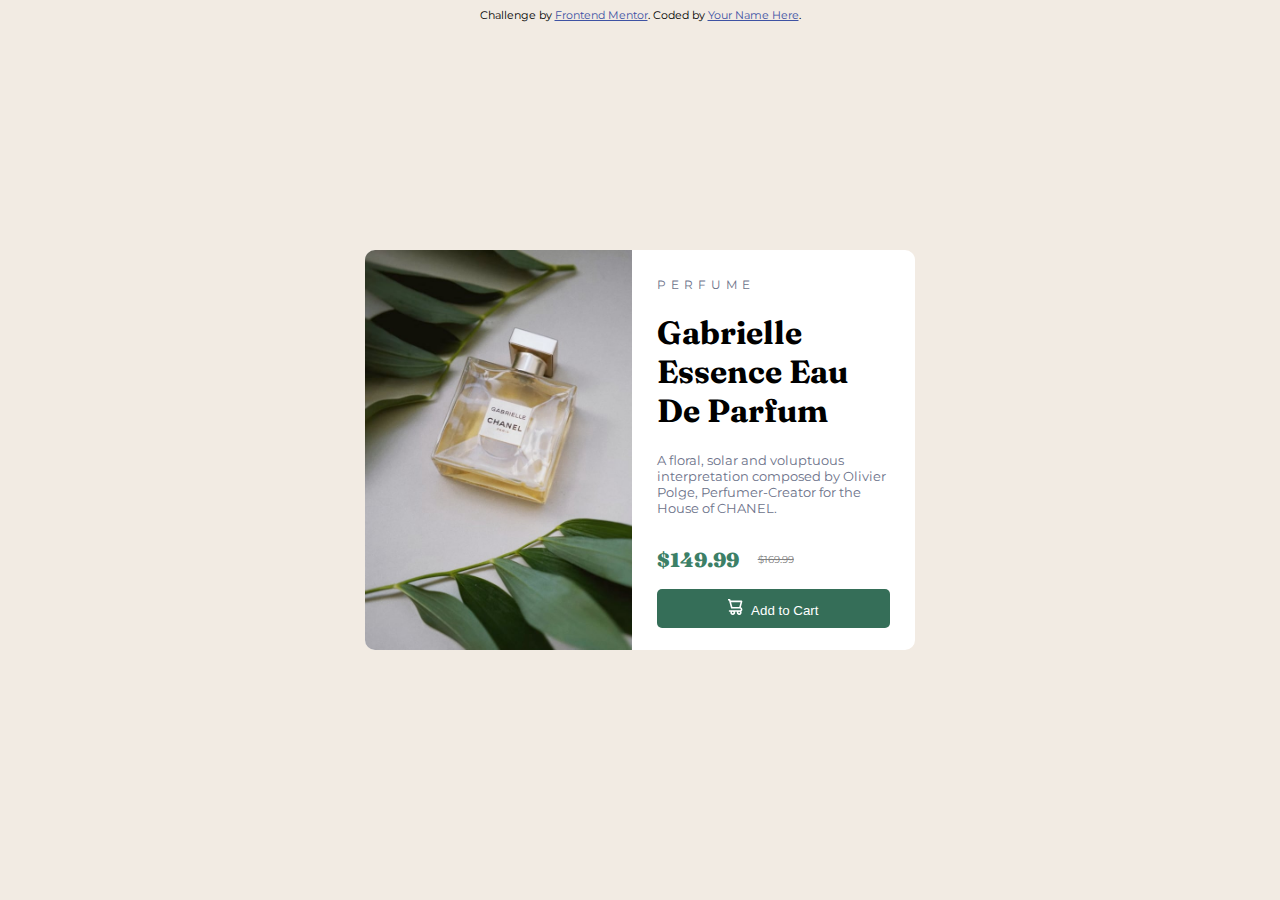
<file: product-preview-card-component-main/index.html>
<!DOCTYPE html>
<html lang="en">
<head>
  <meta charset="UTF-8">
  <meta name="viewport" content="width=device-width, initial-scale=1.0"> <!-- displays site properly based on user's device -->
  <link rel="preconnect" href="https://fonts.googleapis.com">
  <link rel="preconnect" href="https://fonts.gstatic.com" crossorigin>
  <link href="https://fonts.googleapis.com/css2?family=Fraunces:wght@700&family=Montserrat:wght@500;700&display=swap" rel="stylesheet">
  <link rel="icon" type="image/png" sizes="32x32" href="./images/favicon-32x32.png">
  <link rel="stylesheet" href="design.css">
  <title>Frontend Mentor | Product preview card component</title>

  <!-- Feel free to remove these styles or customise in your own stylesheet 👍 -->
  <style>
    .attribution { font-size: 11px; text-align: center; }
    .attribution a { color: hsl(228, 45%, 44%); }
  </style>
</head>
<body>

    <div class="card">
      <div class="img-holder" >
        <img src="images/image-product-desktop.jpg">
      </div>  
       
      <div class="text-holder">
      <p class="perfume">perfume</p>
      <h1 class="title">Gabrielle Essence Eau De Parfum</h1>
      <p class="discription">A floral, solar and voluptuous interpretation composed by Olivier Polge, 
        Perfumer-Creator for the House of CHANEL.</p>

        <div style="height:60px; line-height:60px; background:#fff;">
          <span class="price" style="vertical-align:middle;">$149.99</span>
          <span class="old-price" style="vertical-align:middle;">$169.99</span>
      </div> 

      <button> <svg width="15" style="padding-right: 5px;" height="16" xmlns="http://www.w3.org/2000/svg"><path d="M14.383 10.388a2.397 2.397 0 0 0-1.518-2.222l1.494-5.593a.8.8 0 0 0-.144-.695.8.8 0 0 0-.631-.28H2.637L2.373.591A.8.8 0 0 0 1.598 0H0v1.598h.983l1.982 7.4a.8.8 0 0 0 .799.59h8.222a.8.8 0 0 1 0 1.599H1.598a.8.8 0 1 0 0 1.598h.943a2.397 2.397 0 1 0 4.507 0h1.885a2.397 2.397 0 1 0 4.331-.376 2.397 2.397 0 0 0 1.12-2.021ZM11.26 7.99H4.395L3.068 3.196h9.477L11.26 7.991Zm-6.465 6.392a.8.8 0 1 1 0-1.598.8.8 0 0 1 0 1.598Zm6.393 0a.8.8 0 1 1 0-1.598.8.8 0 0 1 0 1.598Z" fill="#FFF"/></svg> Add to Cart</button>
      </div>

  </div>

    

  <!-- Preview

  Gabrielle Essence Eau De Parfum

  A floral, solar and voluptuous interpretation composed by Olivier Polge, 
  Perfumer-Creator for the House of CHANEL.

  $149.99
  $169.99

  Add to Cart -->
  
  <div class="attribution">
    Challenge by <a href="https://www.frontendmentor.io?ref=challenge" target="_blank">Frontend Mentor</a>. 
    Coded by <a href="#">Your Name Here</a>.
  </div>
</body>
</html>
</file>
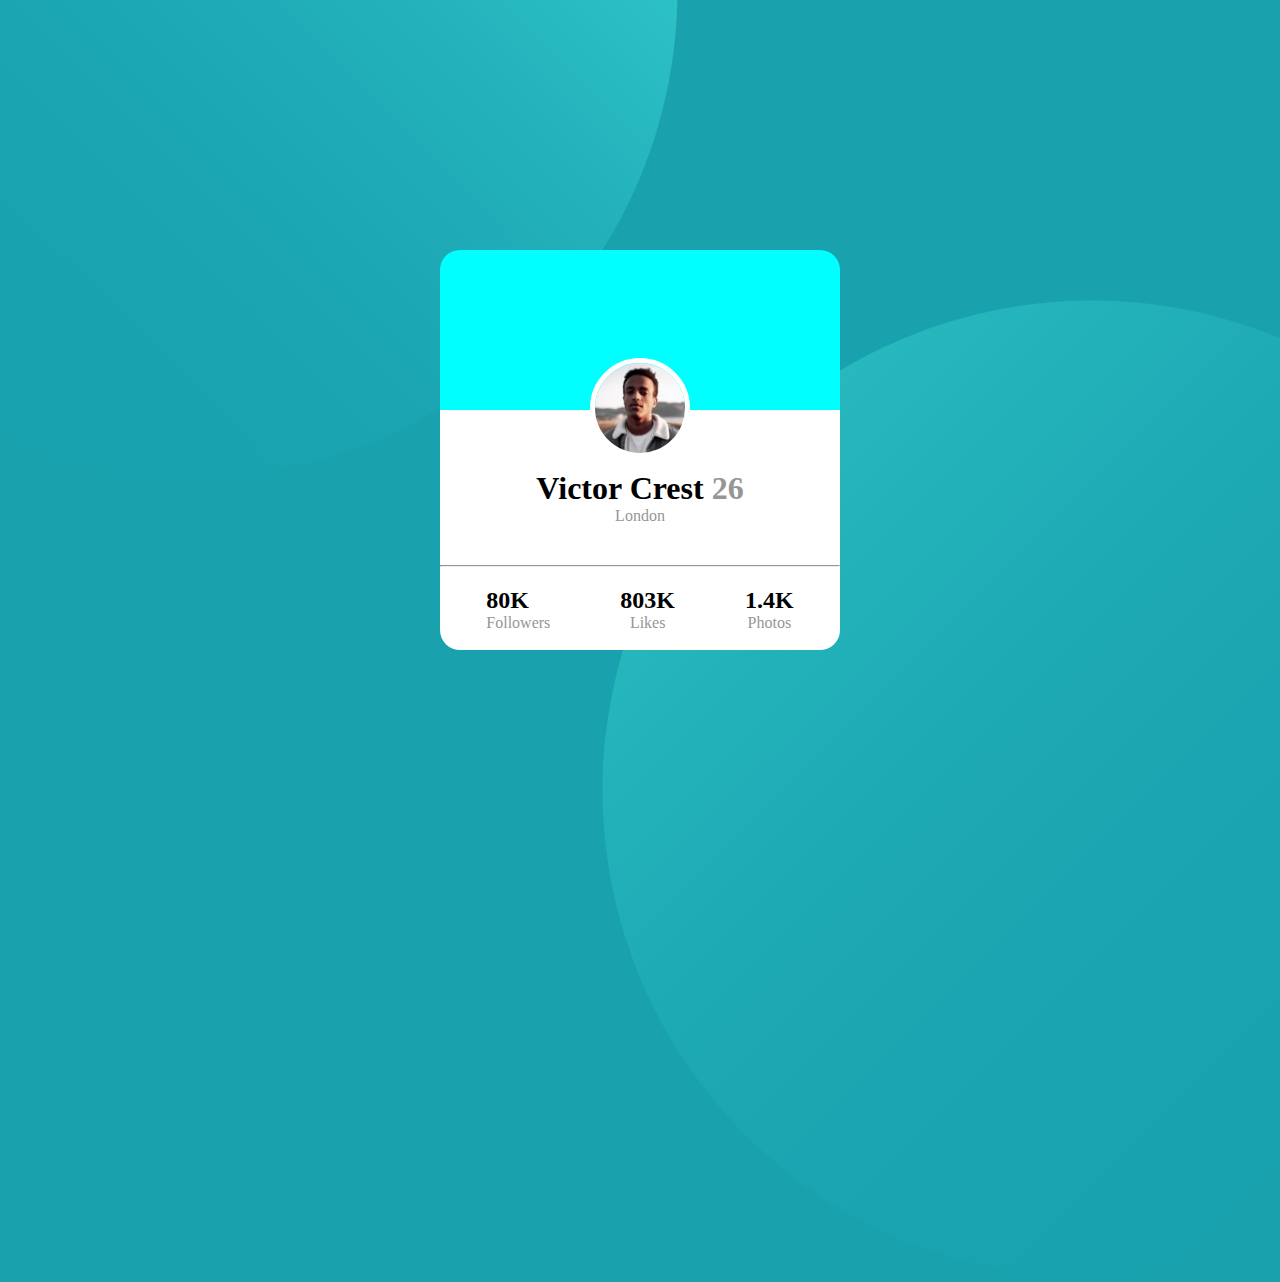
<file: profile-card-component-main/index.html>
<!DOCTYPE html>
<html lang="en">
<head>
  <meta charset="UTF-8">
  <meta name="viewport" content="width=device-width, initial-scale=1.0"> <!-- displays site properly based on user's device -->

  <link rel="icon" type="image/png" sizes="32x32" href="./images/favicon-32x32.png">
  <link rel="stylesheet" href="style.css">
  <title>Frontend Mentor | Profile card component</title>

  <!-- Feel free to remove these styles or customise in your own stylesheet 👍 -->
  <style>
    .attribution { font-size: 11px; text-align: center; }
    .attribution a { color: hsl(228, 45%, 44%); }
  </style>
</head>
<body>
  
  <div>
    <div class="circle1">
      <svg width="978" height="978" xmlns="http://www.w3.org/2000/svg"><defs><linearGradient x1="50%" y1=".779%" x2="50%" y2="100%" id="a"><stop stop-color="#0989B4" stop-opacity="0" offset="0%"/><stop stop-color="#53FFEE" offset="99.94%"/></linearGradient></defs><ellipse fill="url(#a)" transform="rotate(-135 489 489)" cx="489" cy="489" rx="489" ry="488" fill-rule="evenodd" opacity=".5"/></svg>
    </div>
    <div class="circle2">
      <svg width="978" height="978" xmlns="http://www.w3.org/2000/svg"><defs><linearGradient x1="50%" y1=".779%" x2="50%" y2="100%" id="a"><stop stop-color="#0989B4" stop-opacity="0" offset="0%"/><stop stop-color="#53FFEE" offset="99.94%"/></linearGradient></defs><ellipse fill="url(#a)" transform="scale(1 -1) rotate(45 1669.55 0)" cx="489" cy="489" rx="489" ry="488" fill-rule="evenodd" opacity=".25"/></svg>
    </div>

    <div class="card">
    
    <div class="header-background">
      <div class="imgh">
        <img src="images/image-victor.jpg" style=" border-radius: 50px; width: 100px; border: 5px solid white;">
      </div>
    </div>

    <div class="body-card">
      <div style="top: 60px; position: relative;">
        <h1>Victor Crest <span>26</span></h1>
        <p style="padding-bottom: 40px;">London</p>
        <hr style="  border-top: 0.1px solid hsl(0, 0%, 59%);
        ">
        <div style="display: flex;justify-content: center;margin: 20px;">

<div style="display: flex; flex-direction: column; padding-right: 70px; padding-left: 20px;">
<h2>80K</h2>
<p>Followers</p>
</div>

<div style="display: flex; flex-direction: column;padding-right: 70px;">
  <h2>803K</h2>
  <p>Likes</p>
  </div>

  <div style="display: flex; flex-direction: column;padding-right: 20px;">
 <h2>1.4K</h2>
    <p>Photos</p>
    </div>
        </div>
      </div>
      
    </div>
     
      </div>

  </div>


  <!-- <div class="attribution">
    Challenge by <a href="https://www.frontendmentor.io?ref=challenge" target="_blank">Frontend Mentor</a>. 
    Coded by <a href="#">Your Name Here</a>.
  </div> -->
</body>
</html>
</file>
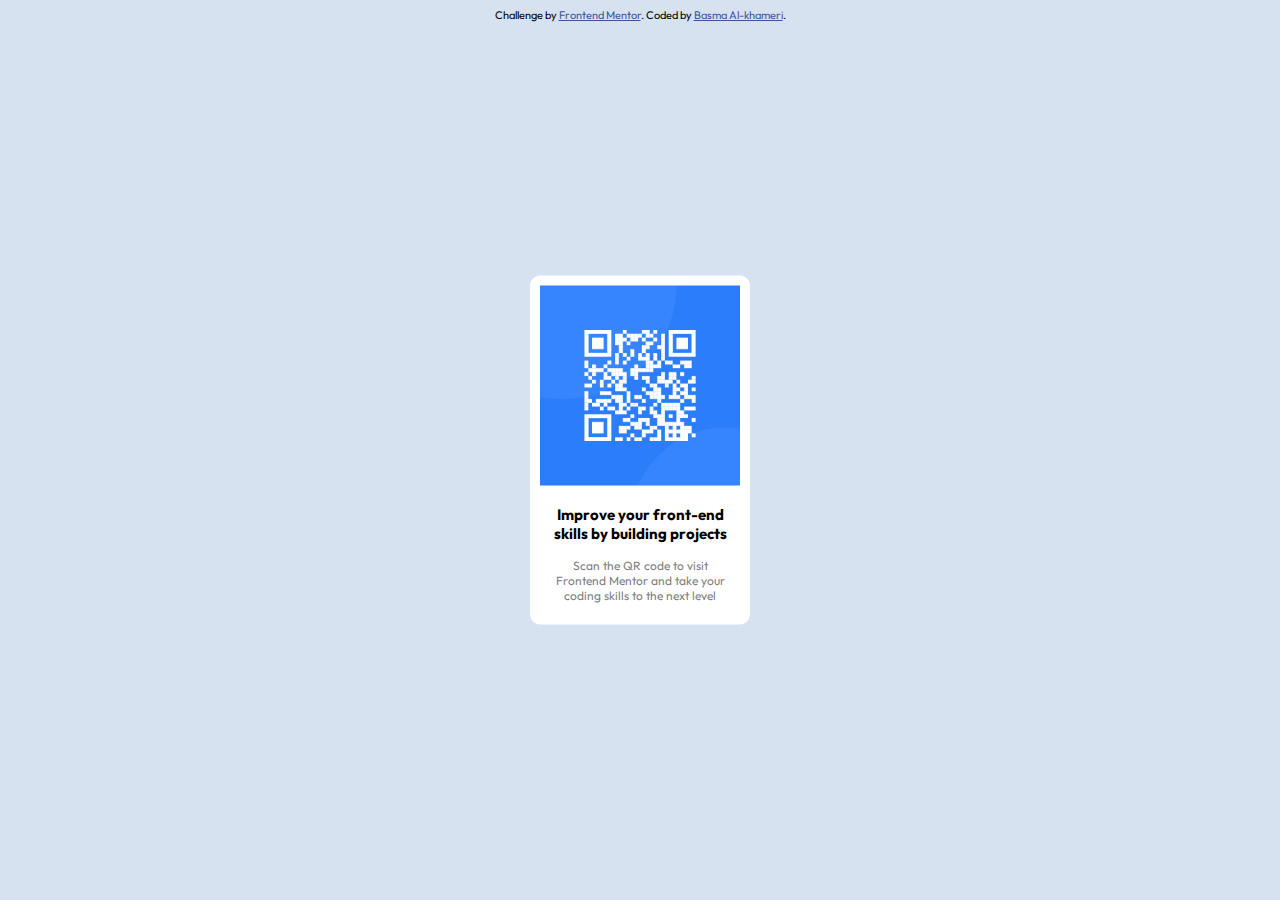
<file: qr-code-component-main/index.html>
<!DOCTYPE html>
<html lang="en">
<head>
  <link rel="preconnect" href="https://fonts.googleapis.com">
<link rel="preconnect" href="https://fonts.gstatic.com" crossorigin>
<link href="https://fonts.googleapis.com/css2?family=Outfit:wght@400;700&display=swap" rel="stylesheet">
  <meta charset="UTF-8">
  <meta name="viewport" content="width=device-width, initial-scale=1.0"> <!-- displays site properly based on user's device -->

  <link rel="icon" type="image/png" sizes="32x32" href="./images/favicon-32x32.png">
  
  <title>Frontend Mentor | QR code component</title>

  <!-- Feel free to remove these styles or customise in your own stylesheet 👍 -->
  <style>
    .attribution { font-size: 11px; text-align: center; }
    .attribution a { color: hsl(228, 45%, 44%); }
    body{
      font-family: 'Outfit', sans-serif;
      background-color:hsl(212, 45%, 89%);
    }
    .card{
      background-color: white;
      padding: 10px;
      border-radius: 10px;
      width:200px;
      height: fit-content;
      text-align: center;
      position: absolute;
  top: 50%;
  left: 50%;
  transform: translateX(-50%) translateY(-50%) 
    }
    .card:hover{
      transform: translateX(-50%) translateY(-50%)scale(1.2) rotate(-90deg);
        }
    img{
      width: 100%;
      height: 60%;
    }
    p{
      padding-left: 10px;
      padding-right: 10px;
    }
  </style>
</head>
<body>

  <div class="card">
      <img src="images/image-qr-code.png">
<p style="font-weight: 700;font-size: 15px;">Improve your front-end skills by building projects</p>
<p style="font-weight: 400; color: gray;font-size: 12px;">Scan the QR code to visit Frontend Mentor and take your coding skills to the next level</p>

  </div>
  
  <div class="attribution">
    Challenge by <a href="https://www.frontendmentor.io?ref=challenge" target="_blank">Frontend Mentor</a>. 
    Coded by <a href="https://github.com/Basma-AlKhameri?tab=repositories">Basma Al-khameri</a>.
  </div>

 </body>
</html>
</file>
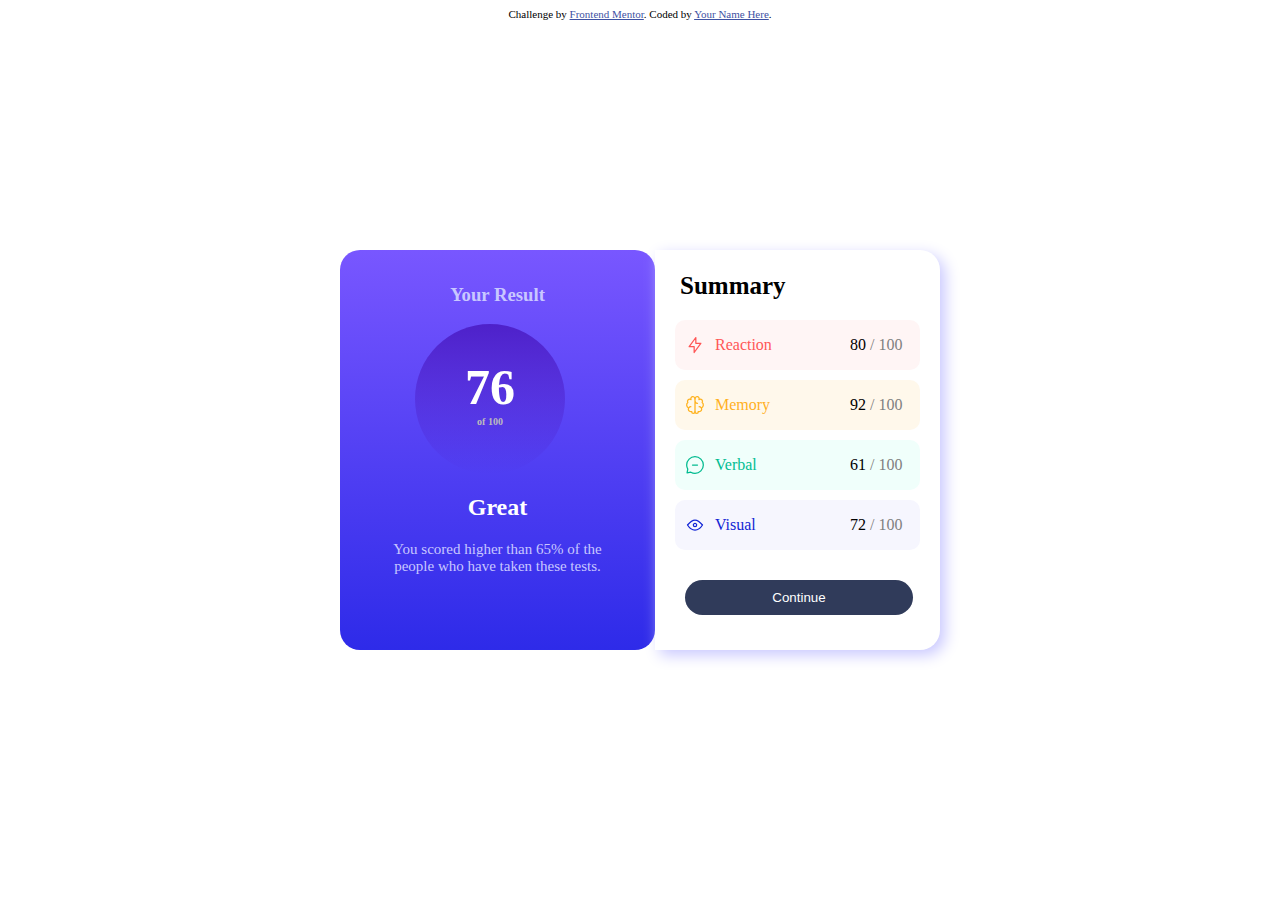
<file: results-summary-component-main/index.html>
<!DOCTYPE html>
<html lang="en">
<head>
  <meta charset="UTF-8">
  <meta name="viewport" content="width=device-width, initial-scale=1.0"> <!-- displays site properly based on user's device -->

  <link rel="icon" type="image/png" sizes="32x32" href="./assets/images/favicon-32x32.png">
  <link rel="stylesheet" href="style.css">
  <title>Frontend Mentor | Results summary component</title>

  <!-- Feel free to remove these styles or customise in your own stylesheet 👍 -->
  <style>
    .attribution { font-size: 11px; text-align: center; }
    .attribution a { color: hsl(228, 45%, 44%); }
  </style>
</head>
<body>
<div class="flex">

  <!--card 1-->
  <div class="sec1">
    <h3 style="color:  hsl(241, 100%, 89%);">Your Result</h3>
      
    <div class="circal">
<h1 style="font-size: 50px; display:inline-block;">76 
  <span style="display: block; font-size: 10px; color:rgb(189, 188, 188)">of 100</span></h1>
</div>

<h2 style="font-weight: 700;">Great</h2>
<p style="font-size: 15px;padding-left: 25px;padding-right: 25px; color:  hsl(241, 100%, 89%);">You scored higher than 65% of the people who have taken these tests.</p>
  </div>

<!--card 2-->
  <div class="sec2">
<h1 style="padding-top: 5px; padding-left: 25px; font-size: 25px;">Summary</h1>
<div class="info-card">

  <div class="Reaction">
    <img style="padding-left: 10px; padding-right: 10px;" src="assets/images/icon-reaction.svg">
  <p>Reaction</p>
  <p style="color: black; position: absolute; left: 85%;">80 <span style="color: gray;"> / 100</span></p>
  </div>
  
  <div class="Memory">
    <img style="padding-left: 10px; padding-right: 10px;" src="assets/images/icon-memory.svg">
  <p>Memory</p>
  <p style="color: black; position: absolute; left: 85%;">92 <span style="color: gray;"> / 100</span></p>
  </div>


  <div class="Verbal">
    <img style="padding-left: 10px; padding-right: 10px;" src="assets/images/icon-verbal.svg">
  <p>Verbal</p>
  <p style="color: black; position: absolute; left: 85%;">61 <span style="color: gray;"> / 100</span></p>
  </div>
  
  <div class="Visual">
    <img style="padding-left: 10px; padding-right: 10px;" src="assets/images/icon-visual.svg">
  <p>Visual</p>
  <p style="color: black; position: absolute; left: 85%;">72 <span style="color: gray;"> / 100</span></p>
  </div>

</div>
<button>Continue</button>
  </div>


</div>

  
  <div class="attribution">
    Challenge by <a href="https://www.frontendmentor.io?ref=challenge" target="_blank">Frontend Mentor</a>. 
    Coded by <a href="#">Your Name Here</a>.
  </div>
</body>
</html>
</file>
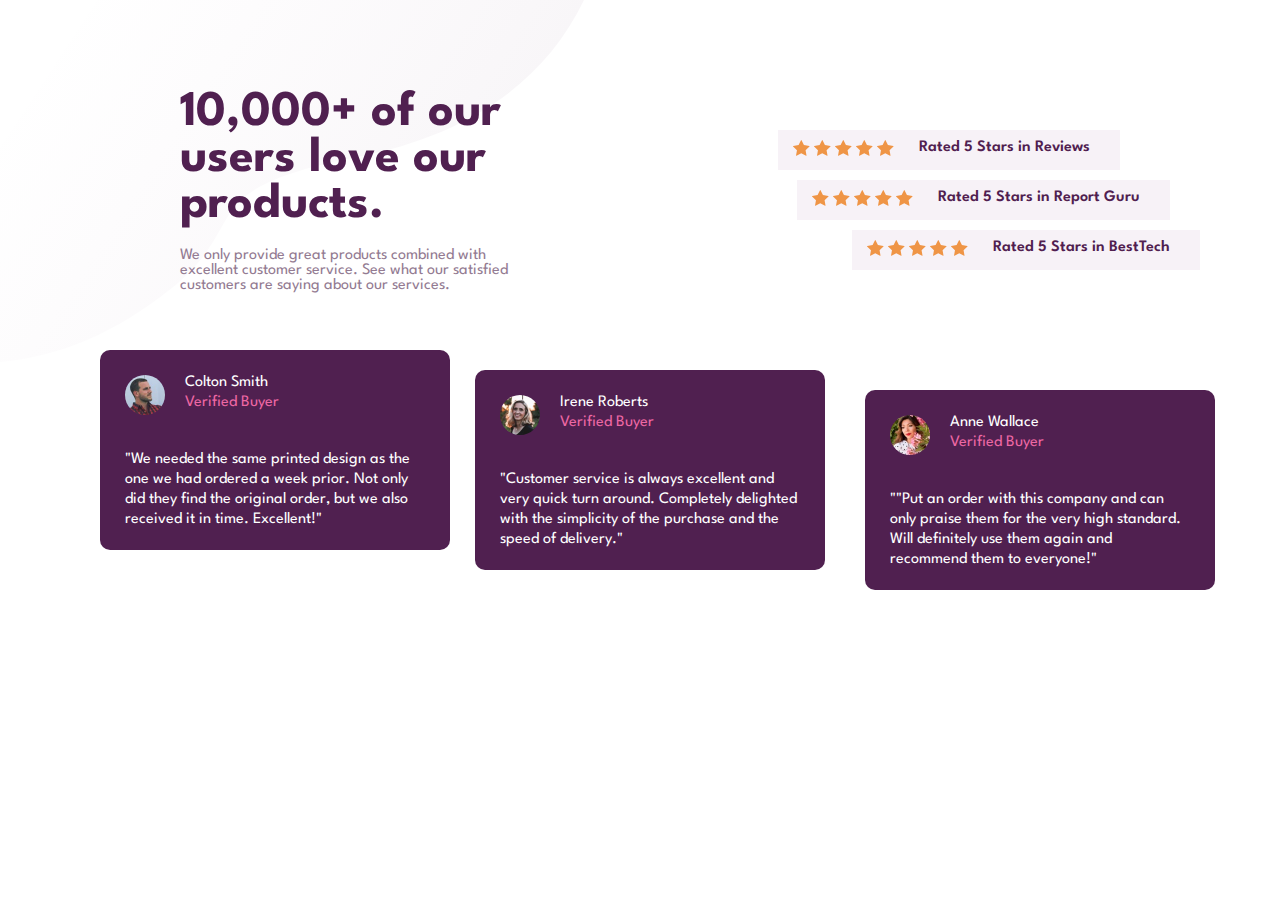
<file: social-proof-section-master/index.html>
<!DOCTYPE html>
<html lang="en">
  <head>
    <meta charset="UTF-8" />
    <meta name="viewport" content="width=device-width, initial-scale=1.0" />
    <!-- displays site properly based on user's device -->

    <link
      rel="icon"
      type="image/png"
      sizes="32x32"
      href="./images/favicon-32x32.png"
    />
    <link rel="stylesheet" href="style.css">
    <link rel="preconnect" href="https://fonts.googleapis.com">
    <link rel="preconnect" href="https://fonts.gstatic.com" crossorigin>
    <link href="https://fonts.googleapis.com/css2?family=League+Spartan:wght@400;500;700&display=swap" rel="stylesheet">
    <title>Frontend Mentor | Social proof section</title>

    <!-- Feel free to remove these styles or customise in your own stylesheet 👍 -->
    <style>
      .attribution {
        font-size: 11px;
        text-align: center;
      }
      .attribution a {
        color: hsl(228, 45%, 44%);
      }
    </style>
  </head>
  <body>
    <svg width="584" height="362" xmlns="http://www.w3.org/2000/svg"><defs><linearGradient x1="100%" y1="69.212%" x2="9.399%" y2="32.183%" id="a"><stop stop-color="#8A4389" stop-opacity="0" offset="0%"/><stop stop-color="#512051" offset="100%"/><stop stop-color="#512051" offset="100%"/><stop stop-color="#512051" offset="100%"/></linearGradient></defs><path d="M0 362c40.022-82.8 115.736-135.154 227.141-157.064 167.108-32.864 103.85-66.012 185.949-131.796C467.823 29.284 524.793 4.904 584 0v362H0z" transform="rotate(180 292 181)" fill="url(#a)" fill-rule="evenodd" opacity=".05"/></svg>
  <div class="continer">

    <div class="co1">
      <div class="sec1">

        <div class="title">
        <h1>10,000+ of our users love our products.</h1>
        <p>We only provide great products combined with excellent customer service.
          See what our satisfied customers are saying about our services. </p>
        </div>
        </div>
        
        
        <div class="sec2">
            <div class="rating1">
              <div>
  <img src="images/icon-star.svg">
  <img src="images/icon-star.svg">
  <img src="images/icon-star.svg">
  <img src="images/icon-star.svg">
  <img src="images/icon-star.svg">
  </div>
  <p class="R-pargraph">Rated 5 Stars in Reviews</p>
            </div>
  
            <div class="rating2">
              <div>
  <img src="images/icon-star.svg">
  <img src="images/icon-star.svg">
  <img src="images/icon-star.svg">
  <img src="images/icon-star.svg">
  <img src="images/icon-star.svg">
  </div>
  <p class="R-pargraph"> Rated 5 Stars in Report Guru</p>
            </div>
  
            <div class="rating3">
              <div>
  <img src="images/icon-star.svg">
  <img src="images/icon-star.svg">
  <img src="images/icon-star.svg">
  <img src="images/icon-star.svg">
  <img src="images/icon-star.svg">
  </div>
  <p class="R-pargraph"> Rated 5 Stars in BestTech</p>
            </div>
      
        </div>
    </div>

    <div class="co2">
      <div class="card1">

      <div class="profile">
        <img src="images/image-colton.jpg" alt="">
        <div class="name">
          <p>Colton Smith</p>
          <p>Verified Buyer</p>
        </div>
        
      </div>
      <p class="comment">"We needed the same printed design as the one we had ordered a week prior.
        Not only did they find the original order, but we also received it in time.
        Excellent!"</p>
    </div>
  </div>

  <div class="card2">
    <div class="profile">
      <img src="images/image-irene.jpg" alt="">
      <div class="name">
        <p>Irene Roberts</p>
        <p>Verified Buyer</p>
      </div>
    </div>
    <p class="comment">"Customer service is always excellent and very quick turn around. Completely
      delighted with the simplicity of the purchase and the speed of delivery."</p>
  </div>

  <div class="card3">
    <div class="profile">
      <img src="images/image-anne.jpg" alt="">
      <div class="name">
        <p>Anne Wallace</p>
        <p>Verified Buyer</p>
      </div>
      
    </div>
    <p class="comment">""Put an order with this company and can only praise them for the very high
      standard. Will definitely use them again and recommend them to everyone!"</p>
  </div>
</div>

    </div>


    <!-- <div class="attribution">
      Challenge by
      <a href="https://www.frontendmentor.io?ref=challenge" target="_blank"
        >Frontend Mentor</a
      >. Coded by <a href="#">Your Name Here</a>.
    </div> -->
    
  </body>
</html>
</file>
<file: product-preview-card-component-main/design.css>
body{
    font-family: 'Fraunces', serif;
    font-family: 'Montserrat', sans-serif;  
    background-color: hsl(30, 38%, 92%);    

}
.card{
    background-color: white;
    display: flex;

    width: 550px;
    height: 400px;
    border-radius: 10px;
    position: absolute;
  top: 50%;
  left: 50%;
  transform: translate(-50%, -50%);

}
.text-holder{
    padding-top: 15px;
    padding-bottom: 15px;
padding-left: 25px;
padding-right: 25px;
}
.perfume{
    color:  hsl(228, 12%, 48%);
    text-transform:uppercase;
    letter-spacing: 5px;
    font-size: 12px;
}
.title{
    font-weight: 700;
    font-family: 'Fraunces', serif;
}
.discription{
    font-size: 13px;
    color:  hsl(228, 12%, 48%);
}
.price{
    font-weight:900;
    color: hsl(158, 36%, 37%);
    font-family: 'Fraunces', serif;
    font-size: 20px;
}
.old-price{
    font-size: 10px;
    color: gray;
    text-decoration-line: line-through;
    padding-left: 15px;
}
button{
    color: white;
    background-color: hsl(157, 35%, 32%);
    border: none;
    border-radius: 5px;
    width: 100%;
    padding: 10px;
    cursor: pointer;


}
.img-holder{
    width: 50%;
}
img{
    height: 400px;
    border-top-left-radius: 10px;
    border-bottom-left-radius: 10px;
}
</file>
<file: profile-card-component-main/style.css>
* { 
    margin: 0;
    padding: 0;
    box-sizing: border-box;
}

body{
    background-color: hsl(185, 75%, 39%);
 overflow: hidden; /* Hide scrollbars */
}

.circle1{
    position: absolute;
    top: -500px;
    left: -300px;
}
.circle2{
position: absolute;
right: -300px;
top: 300px;
}

.card{
    position: absolute;
    top: 50%;
    left: 50%;
    transform: translate(-50%, -50%);
    width: 400px;
    height: 400px;
}
.header-background{
    background-color: aqua;
border-top-left-radius: 20px;
border-top-right-radius: 20px;
    height: 40%;
}
.body-card{
    background-color: white;
    height: 60%;
    border-bottom-left-radius: 20px;
    border-bottom-right-radius: 20px;
}
.body-card h1,p{
    text-align: center;
}
.imgh{
    position: absolute;
    top: 40%;
    left: 50%;
    transform: translate(-50%, -50%);
}
p, span{
    color: hsl(0, 0%, 59%);
}
</file>
<file: results-summary-component-main/style.css>
.flex {
 display: flex;
position: absolute;
top: 50%;
left: 50%;
transform: translate(-50% ,-50%);
height: 400px;
width:600px;
}

.sec1{
    background: linear-gradient(0deg, hsl(241, 81%, 54%) 0%, hsl(252, 100%, 67%) 100%);
    width: 50%;
    border-radius: 20px;
    text-align: center;
    color: white;
    padding: 15px;
}
.circal{
    background: linear-gradient(0deg, hsla(241, 72%, 46%, 0) 0%, hsla(256, 72%, 46%, 1) 100%);
    width: 150px;
    height:150px;
    border-radius: 50%;
    transform: translate(40%,0%);

 }

.sec2{
    background-color: white;
    width: 50%;
border-bottom-right-radius: 20px;   
 border-top-right-radius: 20px;
    box-shadow: 5px 5px 15px hsl(241, 100%, 89%);
}
.info-card{
        margin: 20px;
}
.Reaction{
    border-radius: 10px;
    background-color: hsl(0, 100%, 98%);
    display: flex;
    color: hsl(0, 100%, 67%);

}
.Memory{
    border-radius: 10px;
    background-color: hsl(39, 100%, 96%);
    display: flex;
    color:hsl(39, 100%, 56%);
    margin-top: 10px;
}

.Verbal{
    border-radius: 10px;
    background-color: hsl(166, 100%, 97%);
    display: flex;
    color:hsl(166, 100%, 37%);
    margin-top: 10px;
}

.Visual{
    border-radius: 10px;
    background-color: hsl(234, 85%, 98%);
    display: flex;
    color:hsl(234, 85%, 45%);
    margin-top: 10px;
}
button{
    color: white;
background-color: hsl(224, 30%, 27%);
border-radius: 30px;
padding: 10px;
width: 80%;
margin-left: 30px;
margin-top: 10px;
margin-bottom: 90px;
border: none;
}
button:hover{
    background: linear-gradient(0deg, hsl(241, 81%, 54%) 0%, hsl(252, 100%, 67%) 100%);
}
</file>
<file: social-proof-section-master/style.css>
* {
    font-family: 'League Spartan', sans-serif;
    margin: 0;
    padding: 0;
    box-sizing: border-box;
  }

.sec1{
    padding-left: 90px;
    width: 450px;
    height: 100px;
    position: absolute;
    top: 90px;
    left: 90px;
}
.title h1{
    font-size: 50px;
    font-weight:bolder;
    color:  hsl(300, 43%, 22%);
}
.title p{
color: hsl(303, 10%, 53%);
margin-top: 20px;
}

.rating1{
    top: 120px;
    right: 150px;
}
.rating2{
    top: 170px;
    right: 100px;

}.rating3{
    top: 220px;
    right: 70px;
}
.rating1, .rating2, .rating3{
    display: flex;
    background-color: hsl(300, 24%, 96%);
    padding-top: 10px;
    padding-bottom: 10px;
    padding-left: 15px;
    padding-right: 30px;
    margin: 10px;
    position: absolute;
}

.R-pargraph{
    padding-left: 25px;
    color:  hsl(300, 43%, 22%);
font-weight: 600;
font-size: 16px;
align-self: baseline;
}


.card1{
    top: 350px;
    left: 100px;
}
.card2{
    top: 370px;
    left: 475px;
}
.card3{
    top: 390px;
    right: 65px;
}
.card1, .card2,.card3{
    background-color: hsl(300, 43%, 22%);
    position: absolute;
    width: 350px;
    height: 200px;
    border-radius: 10px;
}

.profile{
    display: flex;
    margin: 25px;
    color: white;
    height: 50px;

}
.profile img{
border-radius: 50%;
height: 40px;

}
.name{
    margin-left: 20px;
}
.name p:nth-child(2){
color: hsl(333, 80%, 67%);
padding-top: 5px;
}
.comment{
       color: white;
    margin-left: 25px;
    margin-right: 25px;
    line-height: 20px;

}
</file>
